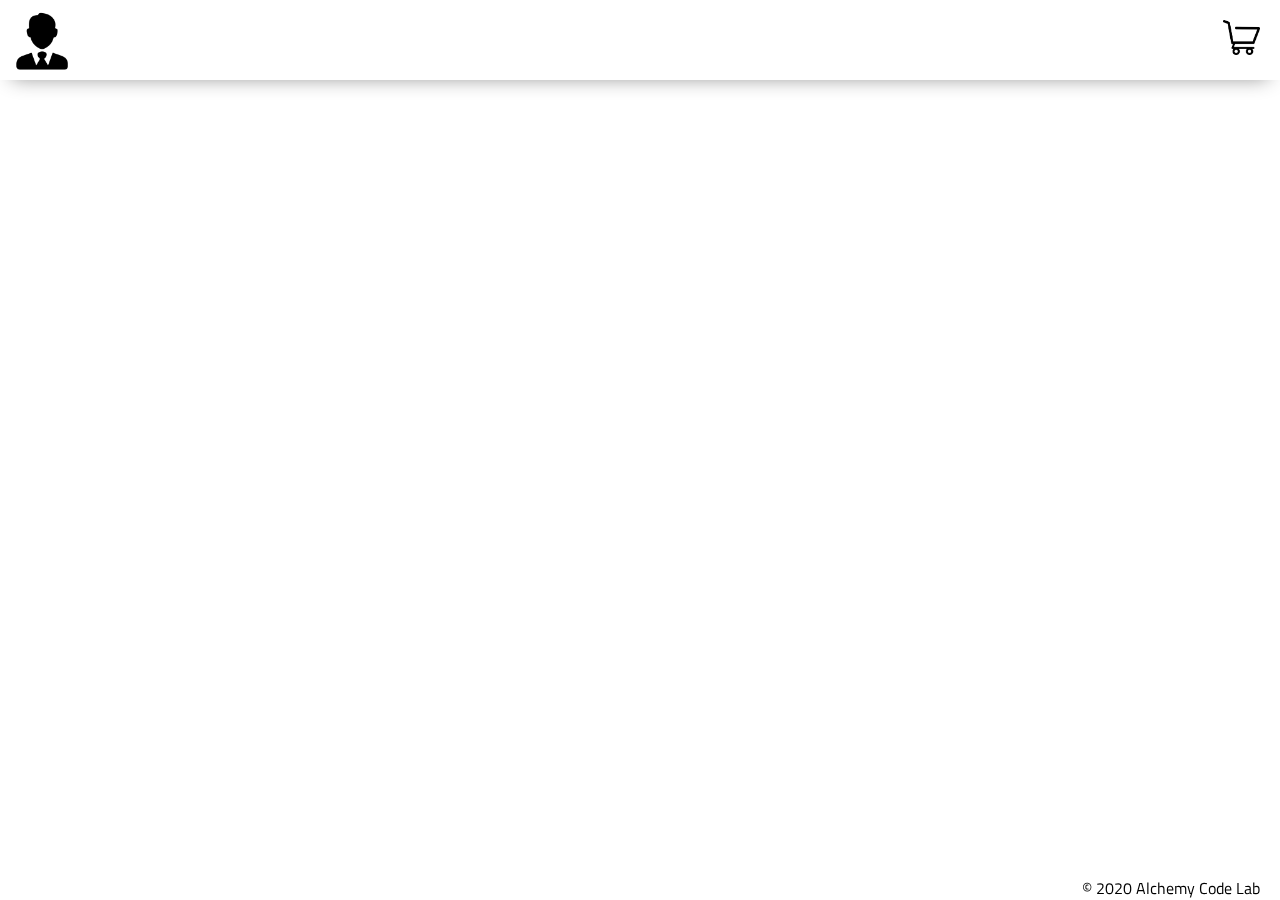
<file: index.html>
<!DOCTYPE html>
<html lang="en">
<head>
    <meta charset="UTF-8">
    <meta name="viewport" content="width=device-width, initial-scale=1.0">
    <meta http-equiv = "refresh" content = "0; url = ./products" />
    <title>Index</title>
</head>
<body>
    
</body>
</html>
</file>
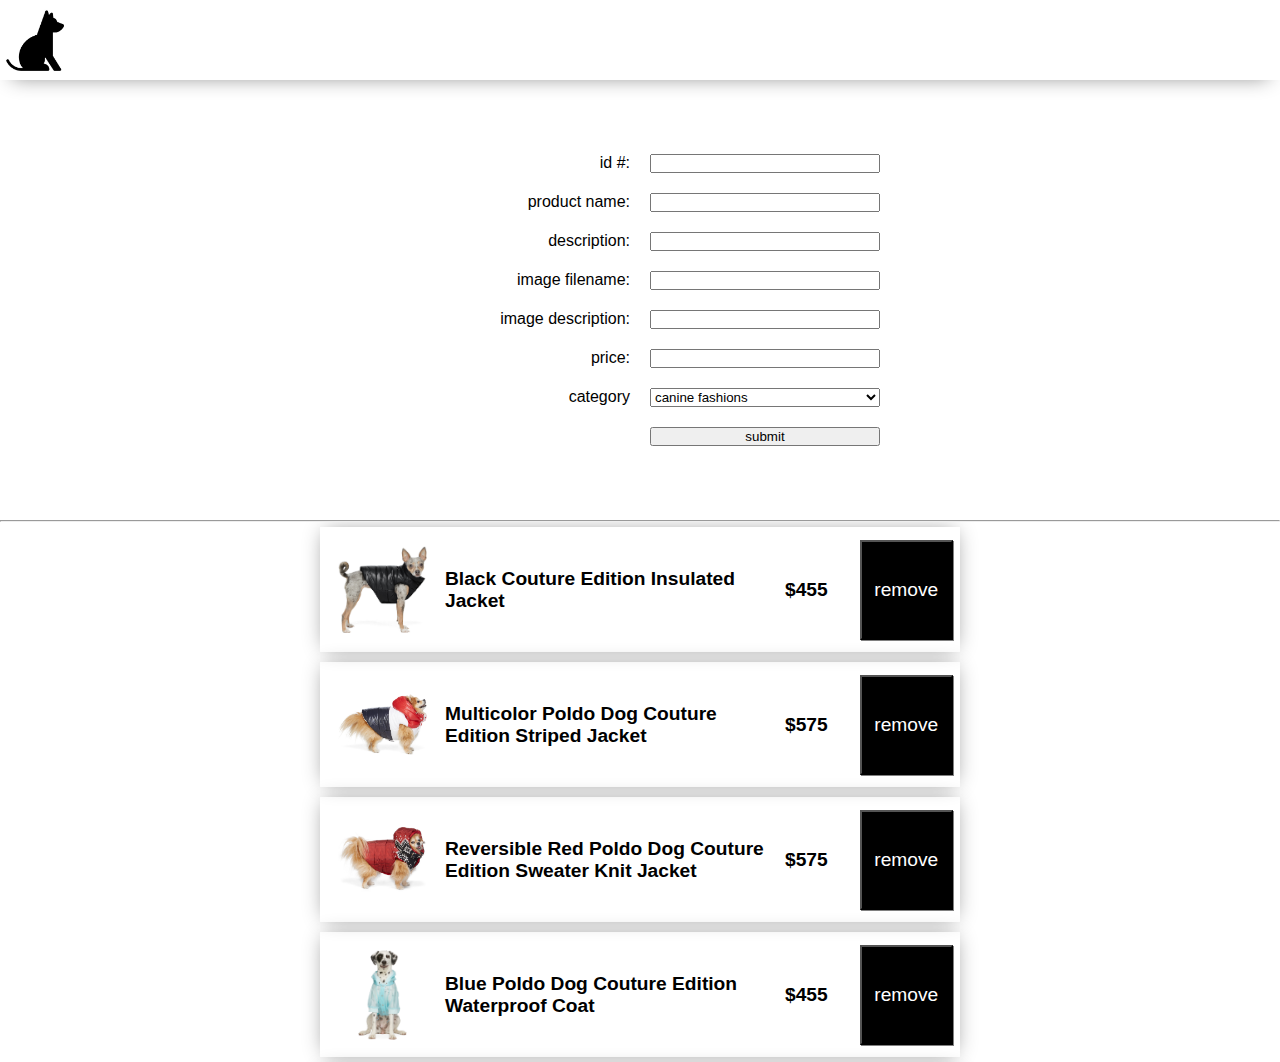
<file: admin/index.html>
<!DOCTYPE html>
<html lang="en">
<head>
    <meta charset="UTF-8">
    <meta name="viewport" content="width=device-width, initial-scale=1.0">
    <link rel="stylesheet" href="../styles/product-entry.css">
    <link rel="stylesheet" href="../styles/reset.css">
    <link rel="stylesheet" href="../styles/style.css">
    <link rel="stylesheet" href="../styles/home.css">

    <title>product entry</title>
</head>
<body>
    <header>
        <a href="../">
            <img src="../assets/dog-logo.png">
        </a>
    </header>
    <section id="form-section"> 
    <form id="new-product-form">
        <label class="label" for="id">id #:</label>
        <input type="number" id="id" required>

        <label class="label" for="name">product name:</label>
        <input type="text" id="name" required>

        <label class="label" for="description">description:</label>
        <input type="text" id="description" required>

        <label class="label" for="img_src">image filename:</label>
        <input type="text" id="img_src" required>

        <label class="label" for="img_alt">image description:</label>
        <input type="text" id="img_alt" required>

        <label class="label" for="price">price:</label>
        <input type="number" id="price" required>

        <label class="label" for="category">category</label>
        <select id="category">
            <option id="canine">canine fashions</option>
            <option id="feline">feline fashions</option>
        </select>
        <dummy></dummy>
        <button id="submit">submit</button>

    </form>
    </section> 
 
    <hr>

    <section id="current-products-section">
    <ul id="listed-products">

    </ul>
    </section>

    <script type="module" src="../utils/admin-utils.js"></script>

</body>
</html>
</file>
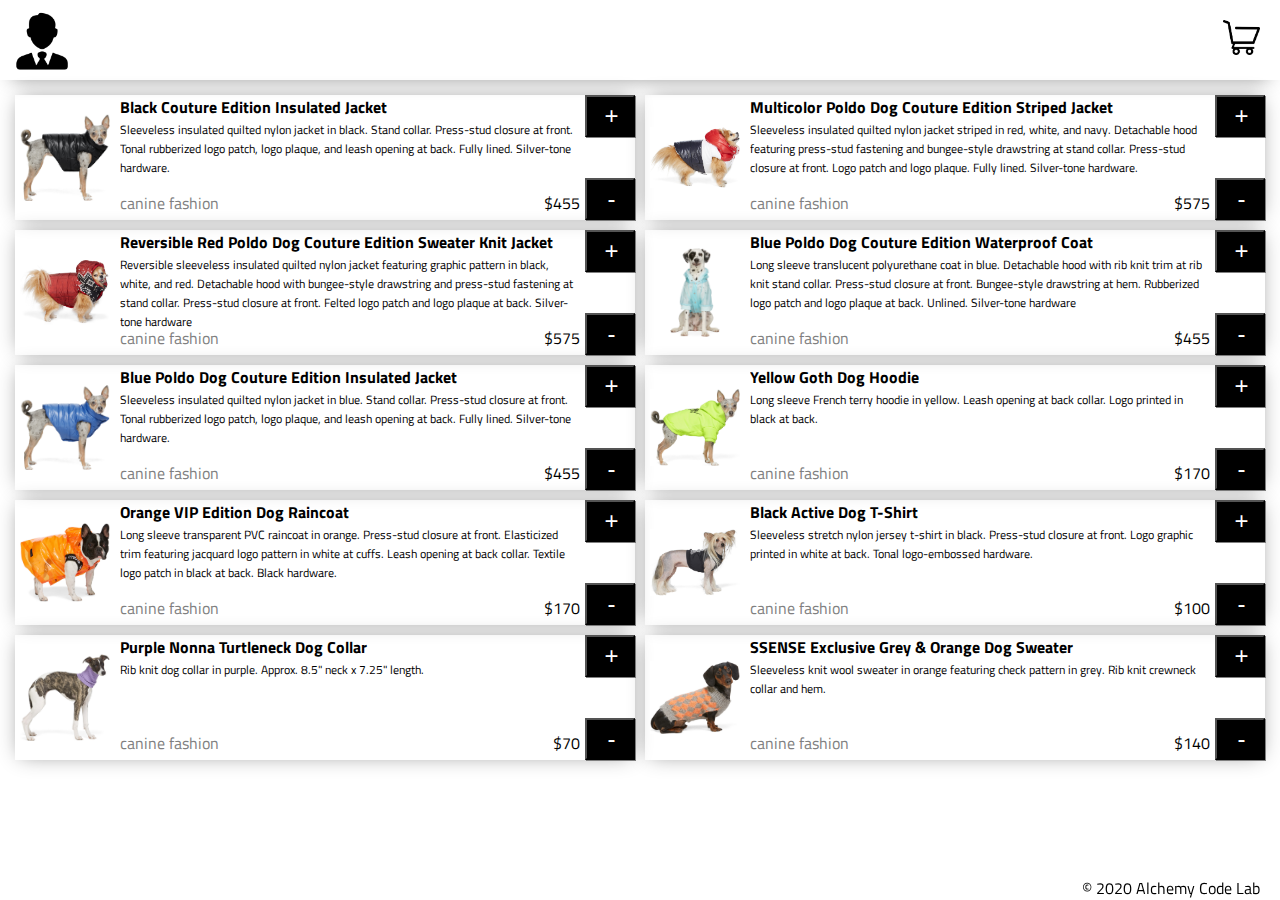
<file: products/index.html>
<!DOCTYPE html>
<html lang="en">

<head>
    <meta charset="UTF-8">
    <meta name="viewport" content="width=device-width, initial-scale=1.0">
    <meta http-equiv="X-UA-Compatible" content="ie=edge">
    <link href="https://fonts.googleapis.com/css2?family=Titillium+Web:wght@300&display=swap" rel="stylesheet">
    <link rel="stylesheet" href="../styles/reset.css">
    <link rel="stylesheet" href="../styles/style.css">
    <link rel="stylesheet" href="../styles/home.css">
    <title>Canine Fashion</title>
</head>

<body>
    <header>
        <div class="gutter-left logo">
            <a href="../admin/">
            <img src="../assets/admin.png">
            </a>
        </div>
        <div class="gutter-right logo">
            <a href="../shopping-cart/">
            <img src="../assets/shopping-cart.png" id='shopping-cart-icon'/>
            </a>
        </div>
    </header>
    <main>
        <ul id="product-list">

        </ul>
    </main>
    <footer>
        <div class="copy gutter-right">&copy; 2020 Alchemy Code Lab</div>
    </footer>

    <script type="module" src="../utils/product-page-utils.js"></script>
</body>

</html>
</file>
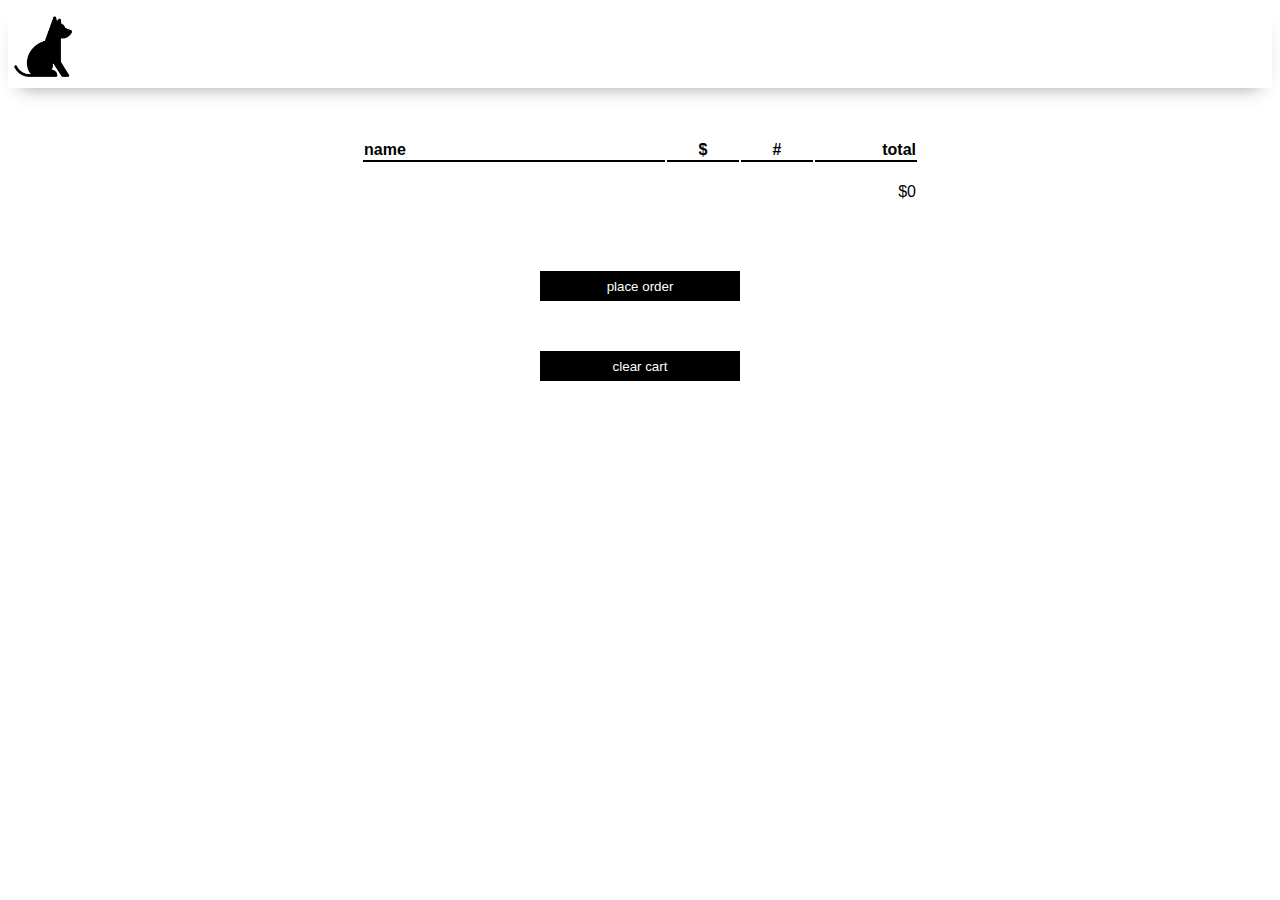
<file: shopping-cart/index.html>
<!DOCTYPE html>
<html lang="en">
<head>
    <meta charset="UTF-8">
    <meta name="viewport" content="width=device-width, initial-scale=1.0">
    <link rel="stylesheet" href="../styles/style.css">
    <link rel="stylesheet" href="../styles/cart.css">


    <title>Shopping Cart</title>
</head>
<body>
    <header>
        <div class="gutter-right logo">
            <a href='../products/'>
            <img src='../assets/dog-logo.png'>
            </a>
        </div>
    </header>
    <main>
        <table id='shopping-cart-table'>
            <tr id='shopping-cart-header'>
                <th id='th-name'>
                   name
                </th>
                <th id='th-cost'>
                    $
                </th>
                <th id='th-quant'>
                    #
                </th>
                <th id='th-total'>
                    total
                </th>
            </tr>


        </table>
        <button id='place-order'>place order</button>
        <button id='clear-cart'>clear cart</button>
    </main>
    <script type="module" src="../utils/shopping-cart-utils.js"></script>

</body>
</html>
</file>
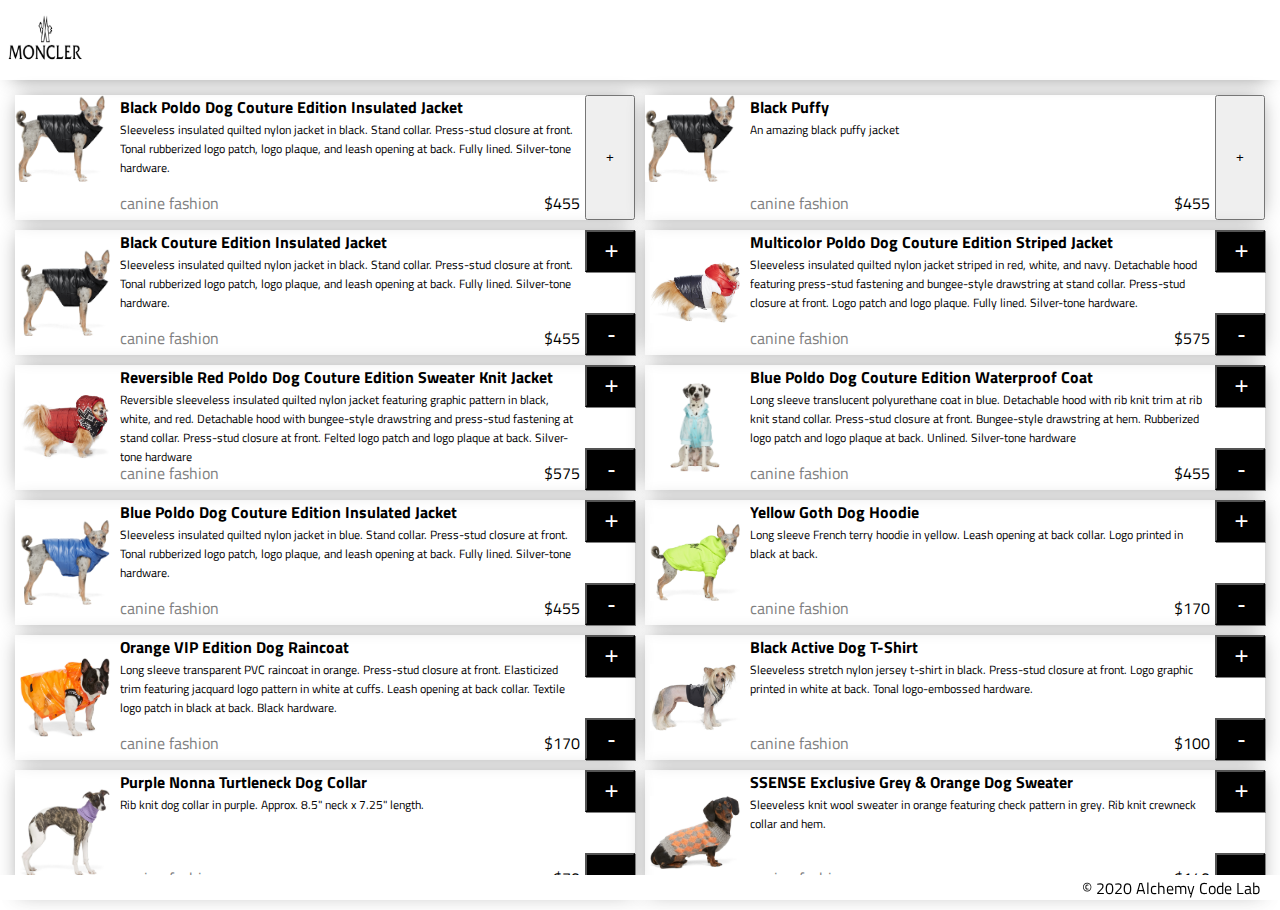
<file: product-page.html>
<!DOCTYPE html>
<html lang="en">

<head>
    <meta charset="UTF-8">
    <meta name="viewport" content="width=device-width, initial-scale=1.0">
    <meta http-equiv="X-UA-Compatible" content="ie=edge">
    <link href="https://fonts.googleapis.com/css2?family=Titillium+Web:wght@300&display=swap" rel="stylesheet">
    <link rel="stylesheet" href="styles/reset.css">
    <link rel="stylesheet" href="styles/style.css">
    <link rel="stylesheet" href="styles/home.css">
    <title>Canine Fashion</title>
</head>

<body>
    <header>
        <div class="gutter-right logo">
            <img src="assets/moncler-logo.png"/>
        </div>
    </header>
    <main>
        <ul id="product-list">
            <li id='CF201171F067034'>
                <img src='assets/puffy-black.jpg' alt='black puffy dog jacket'>
                <section class='text'>
                    <p class="name">Black Poldo Dog Couture Edition Insulated Jacket</p>
                    <p class="description">Sleeveless insulated quilted nylon jacket in black. Stand collar. Press-stud closure at front. Tonal rubberized logo patch, logo plaque, and leash opening at back. Fully lined. Silver-tone hardware.</p>
                    <section class='subheader'>
                        <p class="category">canine fashion</p>
                        <p class="price">$455</p>
                    </section>
                </section>
                <button class='addToCartButton'>+</button>
            </li>

            <li id='555'>
                <img src='assets/puffy-black.jpg' alt='puffy black dog coat'>
                <section class='text'>
                    <p class="name">Black Puffy</p>
                    <p class="description">An amazing black puffy jacket</p>
                    <section class='subheader'>
                        <p class="category">canine fashion</p>
                        <p class="price">$455</p>
                    </section>
                </section>
                <button class='addToCartButton'>+</button>
            </li>


        </ul>
    </main>
    <footer>
        <div class="copy gutter-right">&copy; 2020 Alchemy Code Lab</div>
    </footer>

    <script type="module" src="utils/product-page-utils.js"></script>
</body>

</html>
</file>
<file: styles/product-entry.css>
*{
    margin: 0;
    padding: 0;
}

#form-section{
    display: flex;
    justify-content: center;
    margin: 5%;

}

form{
    display: grid;
    grid-template-columns: 1fr 1fr;
    width: 500px;
    border: 1px solid green;
    text-align: right;
}

form *, .label{
    margin: 10px;
    align-self: top;
}

#current-products-section{
    height: 60%;
    overflow: scroll;
}

.current-products-list{
    display:grid;
    justify-items: center;
}

.product-list-item{
    grid-template-columns: 125px auto 75px 100px;
    width: 50%;
}

.admin-img{
    justify-self: center;
    align-self: center;
}

.admin-name, .admin-price{
    align-self: center;
    font-weight: bolder;
    font-size: 1.2em;
}

.remove-button{
    background-color: black;
    color: white;
    font-size: 1.2em;
    height: 100px;
    align-self: center;
    margin-right: 7.5px;
    outline: none;
    box-shadow: 1px 1px gray;
}

.remove-button:active {
    box-shadow: none;
}
</file>
<file: styles/style.css>
body {
    --color1: #ffffff;
    --color2: #ffffff;
    --color3: #ffffff;
    --color4: #ffffff;
    --color5: #ffffff;

    /* https://coolors.co/generate and click export -> scss to get the colors to copy and paste below*/
    /* --color1: hsla(349, 69%, 76%, 1);
    --color2: hsla(207, 67%, 44%, 1);
    --color3: hsla(200, 61%, 56%, 1);
    --color4: hsla(187, 41%, 94%, 1);
    --color5: hsla(170, 28%, 95%, 1); */

    /* --color1: hsla(45, 86%, 83%, 1);
    --color2: hsla(135, 65%, 98%, 1);
    --color3: hsla(315, 37%, 86%, 1);
    --color4: hsla(45, 73%, 98%, 1);
    --color5: hsla(224, 40%, 79%, 1); */
    
    --header-height: 80px;
    --shadow: 0px 10px 20px -12px rgba(0,0,0,0.45);
    --shadow-item: 0px 0px 20px -5px rgba(0,0,0,0.45);

    --gutter: 30px;
    --footer-height: 25px;
    
    font-family: 'Titillium Web', sans-serif;
    background-color: var(--color2);
}

main {
    display: flex;
    flex-direction: column;
    justify-content: center;
    align-items: center;
    margin-bottom: calc(var(--footer-height));
}


header {
    display: flex;
    justify-content: space-between;
    background-color: var(--color3);
    height: var(--header-height);
    box-shadow: var(--shadow);
}

footer {
    display: flex;
    justify-content: flex-end;
    background-color: var(--color3);
    box-shadow: var(--shadow);
}


h2 {
    font-size: 1.8rem;
    font-weight: bold;
}

.gutter-right {
    margin-right: 20px;
    display: flex;
    align-items: center;
}
.gutter-right {
    margin-right: 20px;
    display: flex;
    align-items: center;
}

header img {
    height: var(--header-height);
}



content {
    width: 80%;
}

p {
    margin: var(--gutter);
}
  
footer {
    position: fixed;
    width: 100%;
    bottom: 0;
    height: var(--footer-height);
    display: flex;
    justify-content: flex-end;
    background-color: var(--color3);
    box-shadow: var(--shadow);
}

  #product-list{
      height: 100%;
      width: 100%;
      display: grid;
      grid-template-columns: 50% 50%;
      padding: 10px;
  }

  li {
      height: 125px;
      display: grid;
      grid-template-columns: 100px auto 50px;
      box-shadow: var(--shadow-item);
      margin: 5px;
  }


  .image-section{
      display: flex;
      justify-content: center;
      align-items: center;
  }

  img {
    max-width: 90px;
    max-height: 90px;
  }

  .text{
        display: grid;
        grid-template-rows: 25px 80px 20px;
        height: 100%;
        padding-left: 5px;


  }
  
  p{
      margin: 0;
  }

  .name{
      font-weight: bolder;
        height: 25px;
        overflow: hidden;

  }

  .description{
      font-size: .75em;
      overflow: hidden;
      padding-right: 5px;
  }
  
  .subheader{
      height: 20px;
      display: flex;
      justify-content: space-between;
      align-items: flex-end;
      padding-bottom: 5px;
      padding-right: 5px;
  }

  .add-to-cart-button, .subtract-from-cart-button{
      background-color: black;
      color: white;
      align-self: center;
      padding-right: 3px;
      outline: none;
      height: 100%;
      width: 50px;
      font-size: 1.5em;
      box-shadow: 1px 1px gray;
  }
  .add-to-cart-button:active, .subtract-from-cart-button:active{
        box-shadow: none;
  }
  
  .cart-status-display{
      font-size: 1.5em;
      display: flex;
      align-items: center;
      justify-content: center;
      width: 100%;
      height: 100%;
  }

  .category {
      color: gray;
  }


  li:hover {
    transform: scale(1.01);
    animation-name: changeImage;
    animation-duration: 1000ms;
}

#shopping-cart-icon{
    height: 35px;
    outline: none;
}

.cart-section{
    display: grid;
    grid-template-rows: 1fr 1fr 1fr;
}

.drop-down-div{
    display: none;
    margin: 0;
    background-color: green;
    height: 100%;
    width: 100%;
}

.drop-down-content{
    background-color: white;
    color: black;
    width: 50px;
    height: 40px;
    display: flex;
    justify-content: center;
    align-content: center;
    position: relative;
    margin: 0;
}

.drop-down-content:hover{
    background-color: lightgray;
}

.show{
    display: block;
}
</file>
<file: styles/home.css>
/* add home page styles here */
</file>
<file: styles/cart.css>
table {
    margin-top: 50px;
}
th {
    height: 5px;
}


#th-name{
    width: 300px;
    border-bottom: 2px solid black;
    margin-right: 20px;
    text-align: left;
}

#th-cost, #th-quant{
    width: 70px;
    border-bottom: 2px solid black;
    text-align: center;
    align-self: flex-end;
}

#th-total{
    width: 100px;
    border-bottom: 2px solid black;
    text-align: right;
}

.total-tr, .cart-item{
    height: 55px;
}

.cost, .quant{
    text-align: center;
    border-bottom: 1px solid black;

}

.total{
    text-align: right;
    border-bottom: 1px solid black;

}

.name{
    border-bottom: 1px solid black;

}

button{
    background: black;
    color: white;
    border: 0;
    outline: none;
    height: 30px;
    width: 200px;
    align-self: center;
    margin-top: 50px;
}

.grand-total{
    text-align: right;
}
</file>
